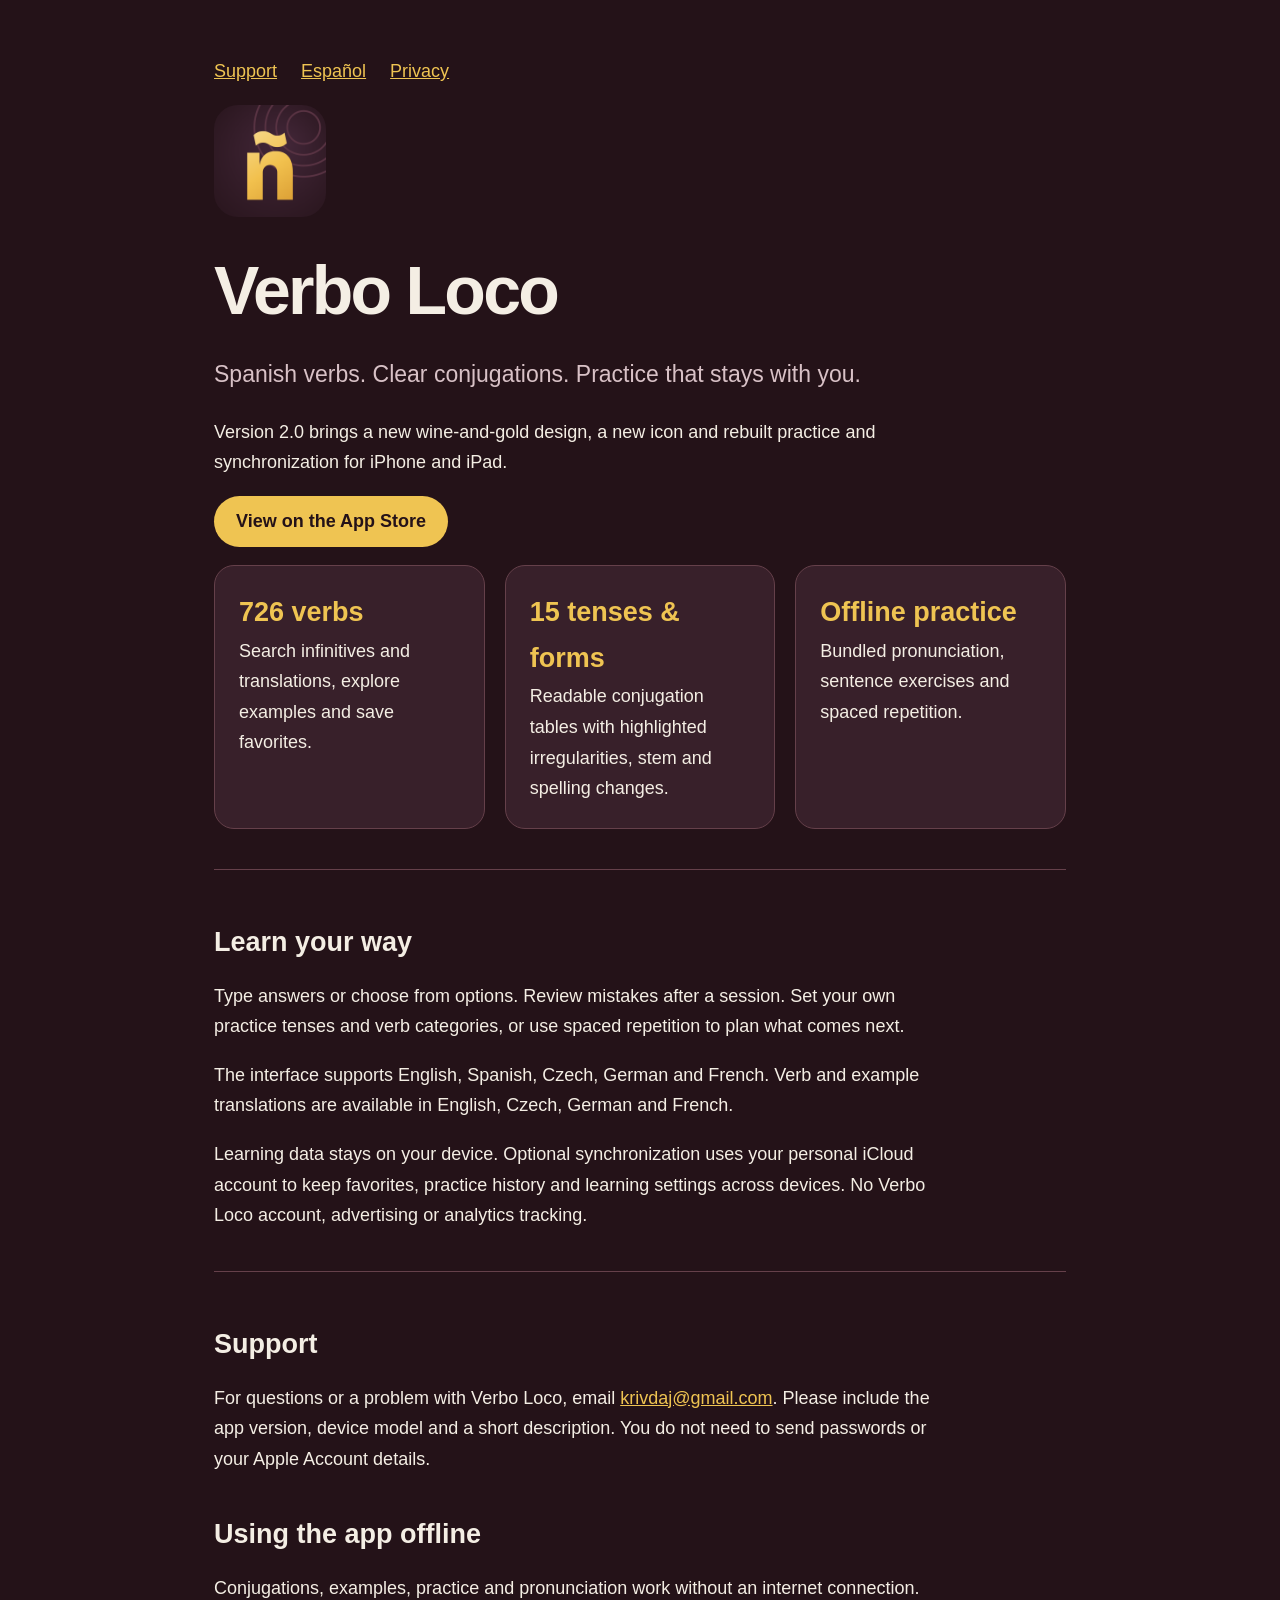
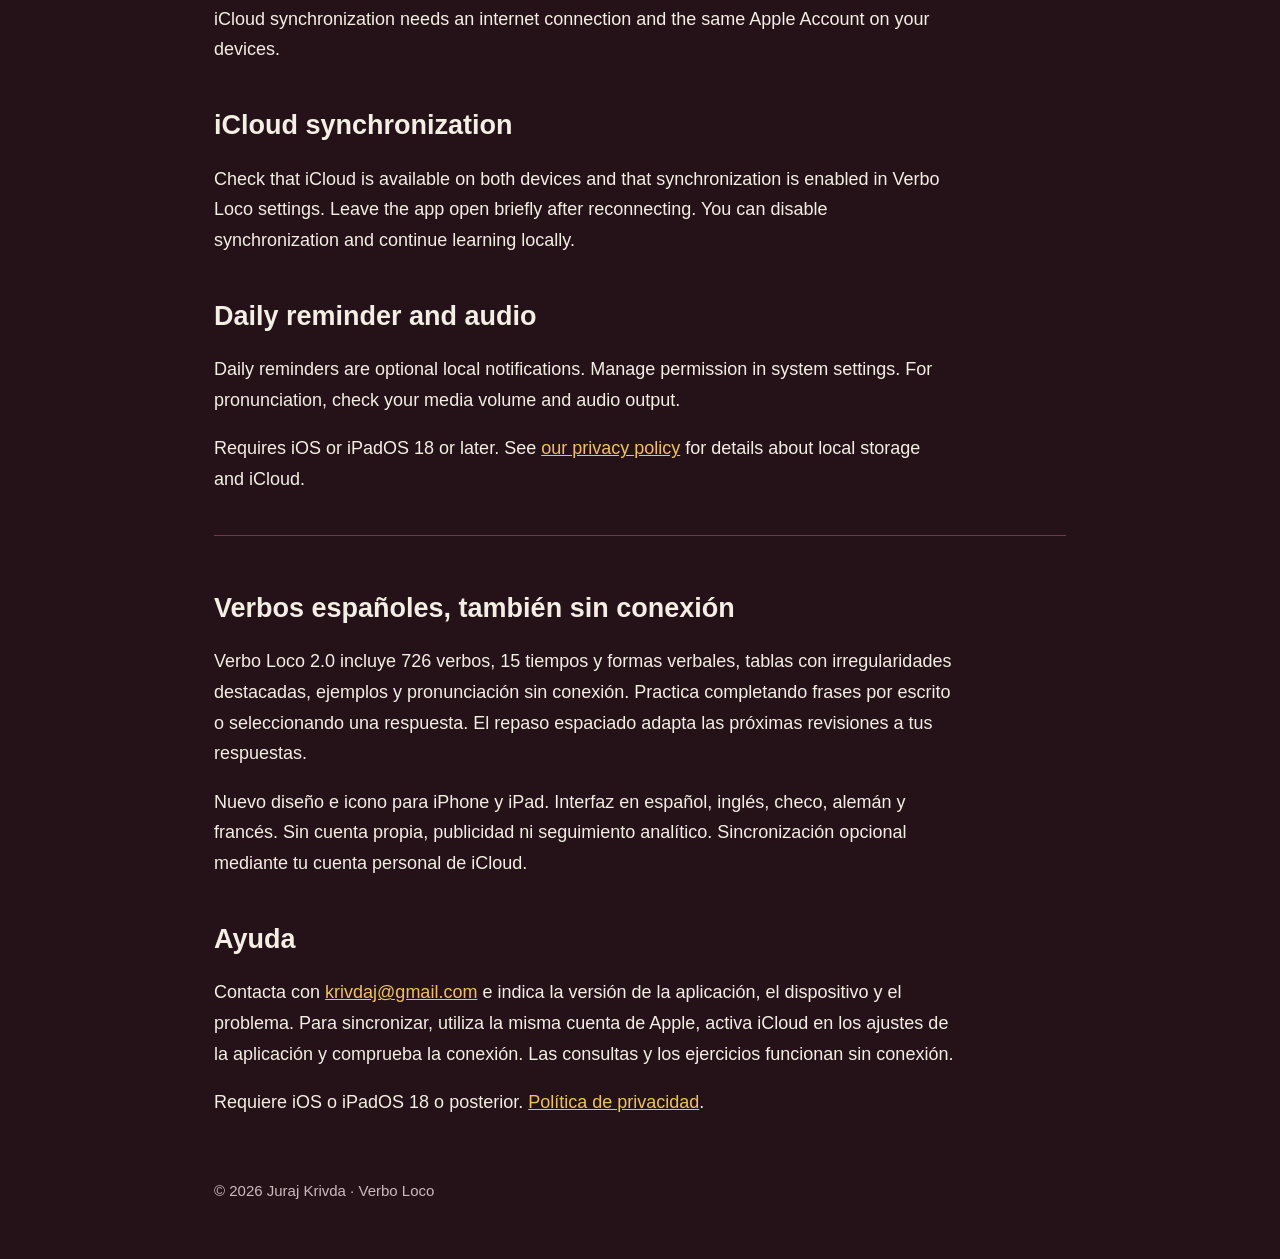
<file: index.html>
<!doctype html><html lang="en"><head><meta charset="utf-8"><meta name="viewport" content="width=device-width,initial-scale=1"><meta name="theme-color" content="#241218"><title>Verbo Loco — Spanish verbs, offline</title><link rel="icon" href="app-icon.png"><link rel="stylesheet" href="style.css"></head><body><main><nav aria-label="Navigation"><a href="#support">Support</a><a href="#es" lang="es">Español</a><a href="privacy.html">Privacy</a></nav><p><img class="icon" src="app-icon.png" alt="Verbo Loco: gold ñ on a wine background" width="112" height="112"></p><h1>Verbo Loco</h1><p class="lead">Spanish verbs. Clear conjugations. Practice that stays with you.</p><p>Version 2.0 brings a new wine-and-gold design, a new icon and rebuilt practice and synchronization for iPhone and iPad.</p><p><a class="button" href="https://apps.apple.com/app/id6758617950">View on the App Store</a></p><div class="grid"><div class="card"><strong>726 verbs</strong>Search infinitives and translations, explore examples and save favorites.</div><div class="card"><strong>15 tenses &amp; forms</strong>Readable conjugation tables with highlighted irregularities, stem and spelling changes.</div><div class="card"><strong>Offline practice</strong>Bundled pronunciation, sentence exercises and spaced repetition.</div></div><section><h2>Learn your way</h2><p>Type answers or choose from options. Review mistakes after a session. Set your own practice tenses and verb categories, or use spaced repetition to plan what comes next.</p><p>The interface supports English, Spanish, Czech, German and French. Verb and example translations are available in English, Czech, German and French.</p><p>Learning data stays on your device. Optional synchronization uses your personal iCloud account to keep favorites, practice history and learning settings across devices. No Verbo Loco account, advertising or analytics tracking.</p></section><section id="support"><h2>Support</h2><p>For questions or a problem with Verbo Loco, email <a href="mailto:krivdaj@gmail.com">krivdaj@gmail.com</a>. Please include the app version, device model and a short description. You do not need to send passwords or your Apple Account details.</p><h2>Using the app offline</h2><p>Conjugations, examples, practice and pronunciation work without an internet connection. iCloud synchronization needs an internet connection and the same Apple Account on your devices.</p><h2>iCloud synchronization</h2><p>Check that iCloud is available on both devices and that synchronization is enabled in Verbo Loco settings. Leave the app open briefly after reconnecting. You can disable synchronization and continue learning locally.</p><h2>Daily reminder and audio</h2><p>Daily reminders are optional local notifications. Manage permission in system settings. For pronunciation, check your media volume and audio output.</p><p>Requires iOS or iPadOS 18 or later. See <a href="privacy.html">our privacy policy</a> for details about local storage and iCloud.</p></section><section id="es" lang="es"><h2>Verbos españoles, también sin conexión</h2><p>Verbo Loco 2.0 incluye 726 verbos, 15 tiempos y formas verbales, tablas con irregularidades destacadas, ejemplos y pronunciación sin conexión. Practica completando frases por escrito o seleccionando una respuesta. El repaso espaciado adapta las próximas revisiones a tus respuestas.</p><p>Nuevo diseño e icono para iPhone y iPad. Interfaz en español, inglés, checo, alemán y francés. Sin cuenta propia, publicidad ni seguimiento analítico. Sincronización opcional mediante tu cuenta personal de iCloud.</p><h2>Ayuda</h2><p>Contacta con <a href="mailto:krivdaj@gmail.com">krivdaj@gmail.com</a> e indica la versión de la aplicación, el dispositivo y el problema. Para sincronizar, utiliza la misma cuenta de Apple, activa iCloud en los ajustes de la aplicación y comprueba la conexión. Las consultas y los ejercicios funcionan sin conexión.</p><p>Requiere iOS o iPadOS 18 o posterior. <a href="privacy.html#es">Política de privacidad</a>.</p></section><footer>© 2026 Juraj Krivda · Verbo Loco</footer></main></body></html>
</file>
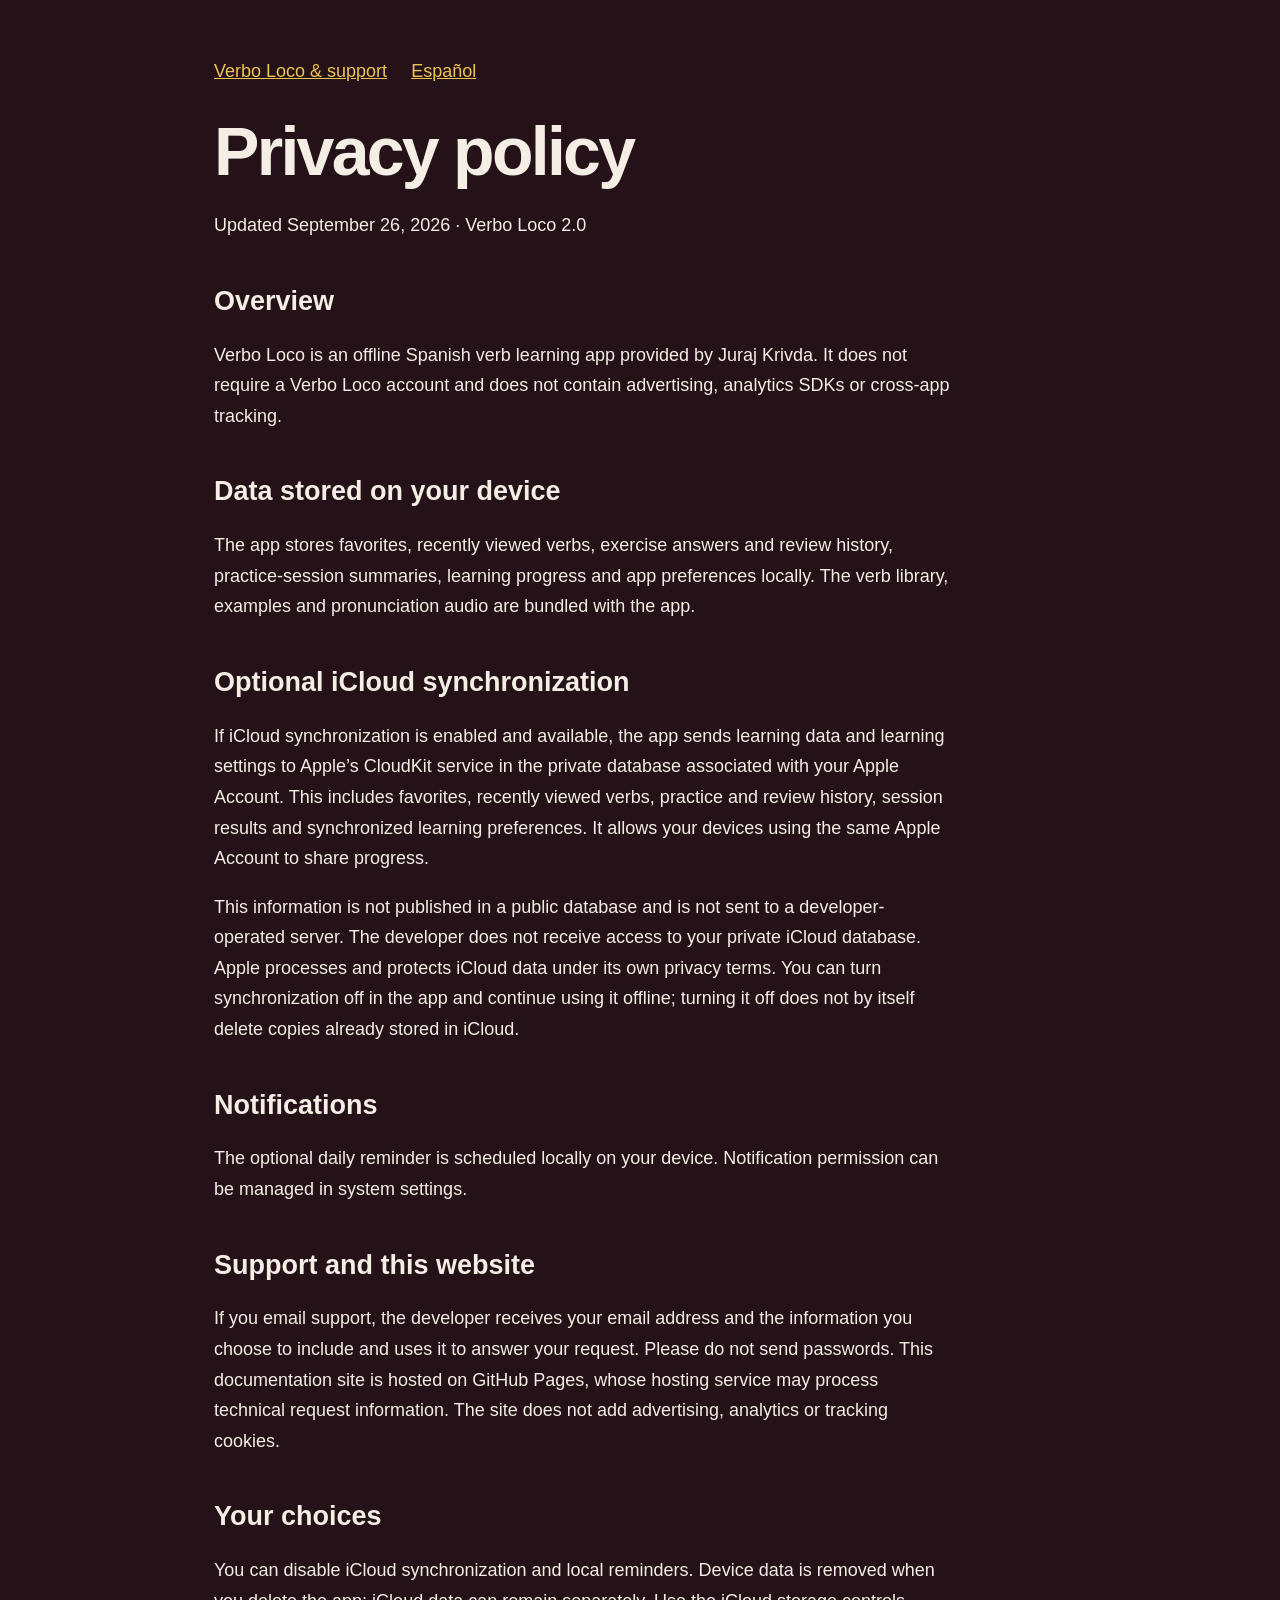
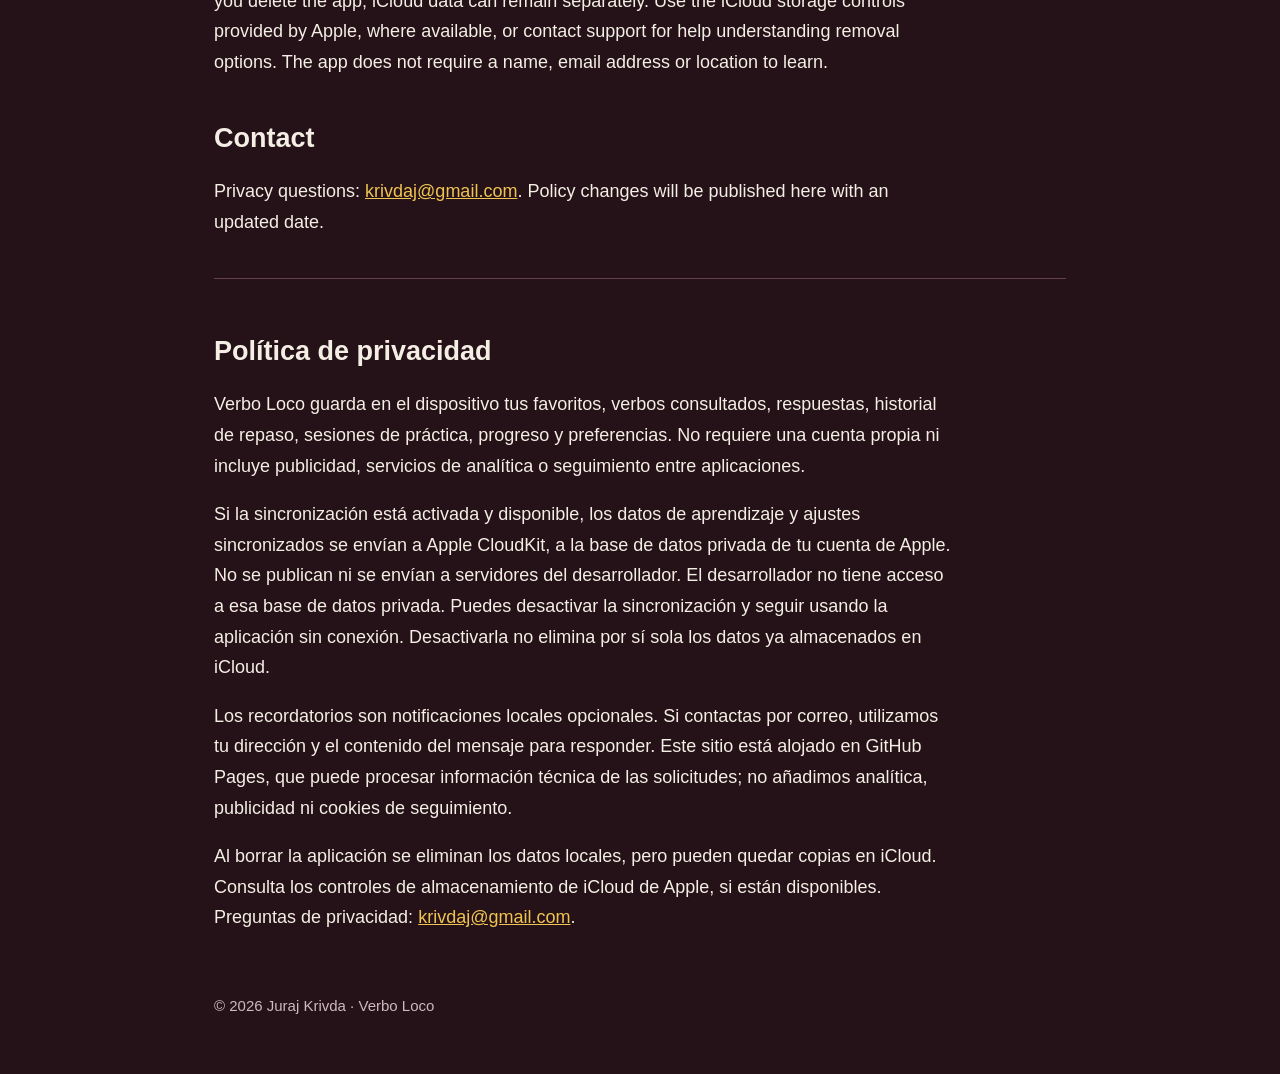
<file: privacy.html>
<!doctype html><html lang="en"><head><meta charset="utf-8"><meta name="viewport" content="width=device-width,initial-scale=1"><meta name="theme-color" content="#241218"><title>Privacy policy — Verbo Loco</title><link rel="icon" href="app-icon.png"><link rel="stylesheet" href="style.css"></head><body><main><nav aria-label="Navigation"><a href="index.html">Verbo Loco &amp; support</a><a href="#es" lang="es">Español</a></nav><h1>Privacy policy</h1><p>Updated September 26, 2026 · Verbo Loco 2.0</p><h2>Overview</h2><p>Verbo Loco is an offline Spanish verb learning app provided by Juraj Krivda. It does not require a Verbo Loco account and does not contain advertising, analytics SDKs or cross-app tracking.</p><h2>Data stored on your device</h2><p>The app stores favorites, recently viewed verbs, exercise answers and review history, practice-session summaries, learning progress and app preferences locally. The verb library, examples and pronunciation audio are bundled with the app.</p><h2>Optional iCloud synchronization</h2><p>If iCloud synchronization is enabled and available, the app sends learning data and learning settings to Apple’s CloudKit service in the private database associated with your Apple Account. This includes favorites, recently viewed verbs, practice and review history, session results and synchronized learning preferences. It allows your devices using the same Apple Account to share progress.</p><p>This information is not published in a public database and is not sent to a developer-operated server. The developer does not receive access to your private iCloud database. Apple processes and protects iCloud data under its own privacy terms. You can turn synchronization off in the app and continue using it offline; turning it off does not by itself delete copies already stored in iCloud.</p><h2>Notifications</h2><p>The optional daily reminder is scheduled locally on your device. Notification permission can be managed in system settings.</p><h2>Support and this website</h2><p>If you email support, the developer receives your email address and the information you choose to include and uses it to answer your request. Please do not send passwords. This documentation site is hosted on GitHub Pages, whose hosting service may process technical request information. The site does not add advertising, analytics or tracking cookies.</p><h2>Your choices</h2><p>You can disable iCloud synchronization and local reminders. Device data is removed when you delete the app; iCloud data can remain separately. Use the iCloud storage controls provided by Apple, where available, or contact support for help understanding removal options. The app does not require a name, email address or location to learn.</p><h2>Contact</h2><p>Privacy questions: <a href="mailto:krivdaj@gmail.com">krivdaj@gmail.com</a>. Policy changes will be published here with an updated date.</p><section id="es" lang="es"><h2>Política de privacidad</h2><p>Verbo Loco guarda en el dispositivo tus favoritos, verbos consultados, respuestas, historial de repaso, sesiones de práctica, progreso y preferencias. No requiere una cuenta propia ni incluye publicidad, servicios de analítica o seguimiento entre aplicaciones.</p><p>Si la sincronización está activada y disponible, los datos de aprendizaje y ajustes sincronizados se envían a Apple CloudKit, a la base de datos privada de tu cuenta de Apple. No se publican ni se envían a servidores del desarrollador. El desarrollador no tiene acceso a esa base de datos privada. Puedes desactivar la sincronización y seguir usando la aplicación sin conexión. Desactivarla no elimina por sí sola los datos ya almacenados en iCloud.</p><p>Los recordatorios son notificaciones locales opcionales. Si contactas por correo, utilizamos tu dirección y el contenido del mensaje para responder. Este sitio está alojado en GitHub Pages, que puede procesar información técnica de las solicitudes; no añadimos analítica, publicidad ni cookies de seguimiento.</p><p>Al borrar la aplicación se eliminan los datos locales, pero pueden quedar copias en iCloud. Consulta los controles de almacenamiento de iCloud de Apple, si están disponibles. Preguntas de privacidad: <a href="mailto:krivdaj@gmail.com">krivdaj@gmail.com</a>.</p></section><footer>© 2026 Juraj Krivda · Verbo Loco</footer></main></body></html>
</file>
<file: style.css>
*{box-sizing:border-box}body{margin:0;background:#241218;color:#f4eee4;font:18px/1.7 -apple-system,BlinkMacSystemFont,"Segoe UI",sans-serif}main{max-width:900px;margin:auto;padding:56px 24px}nav{display:flex;gap:24px;flex-wrap:wrap}a{color:#efc452}h1,h2{line-height:1.2}h1{font-size:clamp(40px,7vw,68px);letter-spacing:-.04em;margin:24px 0 12px}h2{font-size:27px;margin-top:44px}p{max-width:740px}.lead{font-size:23px;color:#d8c1c6}.icon{width:112px;height:112px;border-radius:24px}section{border-top:1px solid #65404a;padding-top:12px;margin-top:40px}.grid{display:grid;grid-template-columns:repeat(auto-fit,minmax(220px,1fr));gap:20px}.card{background:#38202a;border:1px solid #65404a;border-radius:20px;padding:24px}.card strong{display:block;color:#efc452;font-size:27px}footer{margin-top:60px;font-size:15px;color:#cdb9be}.button{display:inline-block;background:#efc452;color:#241218;text-decoration:none;padding:10px 22px;border-radius:30px;font-weight:650}li{margin-bottom:10px}
</file>
